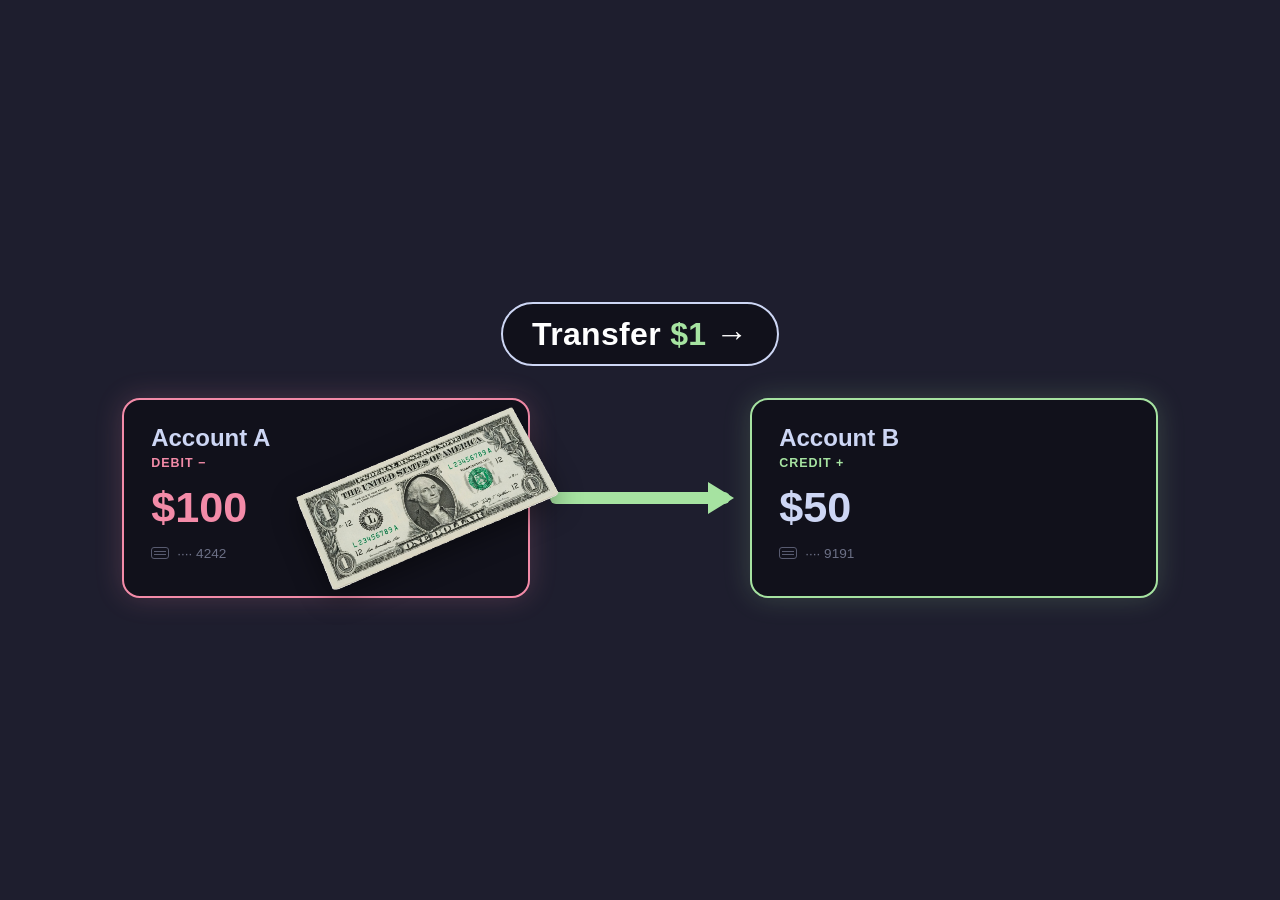
<file: 001/assets/debit-credit-diagram.html>
<!DOCTYPE html>
<html lang="en">
<head>
  <meta charset="UTF-8" />
  <meta name="viewport" content="width=device-width, initial-scale=1" />
  <title>Debit / Credit Transfer</title>
  <style>
    * { box-sizing: border-box; margin: 0; padding: 0; }
    html, body {
      width: 100%;
      height: 100%;
      background: #1e1e2e;
      font-family: "Helvetica Neue", Arial, sans-serif;
      color: #cdd6f4;
      overflow: hidden;
    }
    body {
      display: flex;
      align-items: center;
      justify-content: center;
    }
    .scene {
      width: min(1100px, 96vw);
      padding: 1.5rem 2rem;
    }
    .label-top {
      display: flex;
      justify-content: center;
      margin-bottom: 2rem;
    }
    .pill {
      border: 2px solid #cdd6f4;
      border-radius: 999px;
      padding: 0.7rem 1.8rem;
      font-size: 2rem;
      color: #ffffff;
      background: #11111b;
      letter-spacing: 0.01em;
      font-weight: 700;
    }
    .pill span { color: #a6e3a1; }
    .row {
      position: relative;
      display: grid;
      grid-template-columns: 1fr minmax(120px, 180px) 1fr;
      gap: 1.25rem;
      align-items: center;
      overflow: visible;
    }
    .card {
      position: relative;
      z-index: 1;
      border-radius: 18px;
      padding: 1.5rem 1.7rem 1.3rem;
      background: #11111b;
      min-height: 200px;
      overflow: visible;
    }
    .card.debit {
      border: 2px solid #f38ba8;
      box-shadow: 0 0 28px rgba(243, 139, 168, 0.2);
    }
    .card.credit {
      border: 2px solid #a6e3a1;
      box-shadow: 0 0 28px rgba(166, 227, 161, 0.2);
    }
    .card h2 {
      font-size: 1.5rem;
      font-weight: 700;
      color: #cdd6f4;
      margin-bottom: 0.3rem;
    }
    .tag {
      font-size: 0.78rem;
      font-weight: 700;
      letter-spacing: 0.08em;
      text-transform: uppercase;
      margin-bottom: 1rem;
    }
    .debit .tag { color: #f38ba8; }
    .credit .tag { color: #a6e3a1; }
    .balance {
      font-size: 2.7rem;
      font-weight: 700;
      font-variant-numeric: tabular-nums;
      line-height: 1;
      margin-bottom: 1rem;
      transition: transform 0.25s ease, color 0.25s ease;
    }
    .debit .balance { color: #f38ba8; }
    .credit .balance { color: #cdd6f4; }
    .balance.flash-debit {
      transform: scale(1.08);
      color: #f5c2e7;
    }
    .balance.flash-credit {
      transform: scale(1.08);
      color: #a6e3a1;
    }
    .meta {
      display: flex;
      align-items: center;
      gap: 0.5rem;
      color: #6c7086;
      font-size: 0.85rem;
    }
    .meta .chip {
      width: 18px;
      height: 12px;
      border-radius: 3px;
      border: 1px solid #585b70;
      position: relative;
    }
    .meta .chip::after {
      content: "";
      position: absolute;
      inset: 3px 2px;
      border-top: 1px solid #585b70;
      border-bottom: 1px solid #585b70;
    }
    .lane {
      position: relative;
      height: 170px;
      z-index: 0;
    }
    .path {
      position: absolute;
      left: 0;
      right: 0;
      top: 50%;
      height: 12px;
      margin-top: -6px;
      background: #a6e3a1;
      border-radius: 999px;
    }
    .path::after {
      content: "";
      position: absolute;
      right: -4px;
      top: 50%;
      transform: translateY(-50%);
      border: 16px solid transparent;
      border-left: 26px solid #a6e3a1;
      border-right: 0;
    }
    /* Larger bill; positioned in JS relative to .row */
    .bill {
      position: absolute;
      width: 260px;
      top: 0;
      left: 0;
      /* Soft shadow on the bill shape only (transparent PNG) */
      filter: drop-shadow(0 8px 14px rgba(0, 0, 0, 0.4));
      z-index: 5;
      opacity: 0;
      pointer-events: none;
      will-change: transform, opacity;
    }
    .bill img {
      width: 100%;
      height: auto;
      display: block;
      background: transparent;
      transform: rotate(-8deg);
    }
  </style>
</head>
<body>
  <div class="scene">
    <div class="label-top">
      <div class="pill">Transfer <span>$1</span> →</div>
    </div>
    <div class="row" id="row">
      <div class="card debit" id="card-a">
        <h2>Account A</h2>
        <div class="tag">Debit −</div>
        <div class="balance" id="balance-a">$100</div>
        <div class="meta"><span class="chip"></span> ···· 4242</div>
      </div>
      <div class="lane" aria-hidden="true">
        <div class="path"></div>
      </div>
      <div class="card credit" id="card-b">
        <h2>Account B</h2>
        <div class="tag">Credit +</div>
        <div class="balance" id="balance-b">$50</div>
        <div class="meta"><span class="chip"></span> ···· 9191</div>
      </div>
      <div class="bill" id="bill">
        <img src="dollar-bill.png" alt="One dollar bill" />
      </div>
    </div>
  </div>
  <script>
    (function () {
      // Absolute timeline (ms) for clearer pacing
      const FADE_IN     = 400;
      const HOLD_START  = 3400;  // stay in Account A ~3s so original balances are readable
      const MOVE_END    = 5700;  // arrives in Account B
      const HOLD_END    = 10700; // ~5s pause in Account B
      const FADE_OUT    = 11500;
      const DURATION    = 11900; // full loop

      const bill = document.getElementById("bill");
      const balA = document.getElementById("balance-a");
      const balB = document.getElementById("balance-b");
      const row = document.getElementById("row");
      const cardA = document.getElementById("card-a");
      const cardB = document.getElementById("card-b");

      let start = null;
      let debited = false;
      let credited = false;

      function easeInOut(t) {
        return t < 0.5 ? 2 * t * t : 1 - Math.pow(-2 * t + 2, 2) / 2;
      }

      function flash(el, cls) {
        el.classList.remove(cls);
        void el.offsetWidth;
        el.classList.add(cls);
        setTimeout(() => el.classList.remove(cls), 450);
      }

      function resetBalances() {
        balA.textContent = "$100";
        balB.textContent = "$50";
        debited = false;
        credited = false;
      }

      /** Start: 3/4 into Account A (right side, clear of labels). End: 3/4 into Account B. */
      function pathEnds() {
        const rowRect = row.getBoundingClientRect();
        const a = cardA.getBoundingClientRect();
        const b = cardB.getBoundingClientRect();
        const w = bill.offsetWidth || 240;
        const h = bill.offsetHeight || 120;

        // Three-quarters of the way into Account A — avoids covering title/balance text
        const startX = a.left - rowRect.left + a.width * 0.75 - w / 2;
        const startY = a.top - rowRect.top + a.height / 2 - h / 2;

        // Three-quarters of the way into Account B (from its left edge)
        const endX = b.left - rowRect.left + b.width * 0.75 - w / 2;
        const endY = b.top - rowRect.top + b.height / 2 - h / 2;

        return { startX, startY, endX, endY };
      }

      function frame(ts) {
        if (start == null) start = ts;
        const elapsed = (ts - start) % DURATION;

        if (elapsed < 50 && (debited || credited)) {
          resetBalances();
        }

        let progress = 0;
        let opacity = 0;

        if (elapsed < FADE_IN) {
          progress = 0;
          opacity = elapsed / FADE_IN;
        } else if (elapsed < HOLD_START) {
          progress = 0;
          opacity = 1;
        } else if (elapsed <= MOVE_END) {
          progress = easeInOut((elapsed - HOLD_START) / (MOVE_END - HOLD_START));
          opacity = 1;
        } else if (elapsed <= HOLD_END) {
          // 5 second pause fully visible in Account B
          progress = 1;
          opacity = 1;
        } else if (elapsed <= FADE_OUT) {
          progress = 1;
          opacity = 1 - (elapsed - HOLD_END) / (FADE_OUT - HOLD_END);
        } else {
          progress = 1;
          opacity = 0;
        }

        const { startX, startY, endX, endY } = pathEnds();
        const x = startX + (endX - startX) * progress;
        const y = startY + (endY - startY) * progress;
        const lift = -10 * Math.sin(progress * Math.PI);

        bill.style.opacity = String(opacity);
        bill.style.transform =
          "translate(" + x + "px, " + (y + lift) + "px) scale(" +
          (1 + 0.03 * Math.sin(progress * Math.PI)) + ")";

        // Debit shortly after bill starts leaving Account A
        if (!debited && elapsed >= HOLD_START + 80) {
          balA.textContent = "$99";
          flash(balA, "flash-debit");
          debited = true;
        }

        // Credit as bill settles inside Account B
        if (!credited && elapsed >= MOVE_END - 40) {
          balB.textContent = "$51";
          flash(balB, "flash-credit");
          credited = true;
        }

        requestAnimationFrame(frame);
      }

      // Ensure image size is known before first position calc
      const img = bill.querySelector("img");
      function begin() {
        resetBalances();
        requestAnimationFrame(frame);
      }
      if (img.complete) begin();
      else img.addEventListener("load", begin);
    })();
  </script>
</body>
</html>
</file>
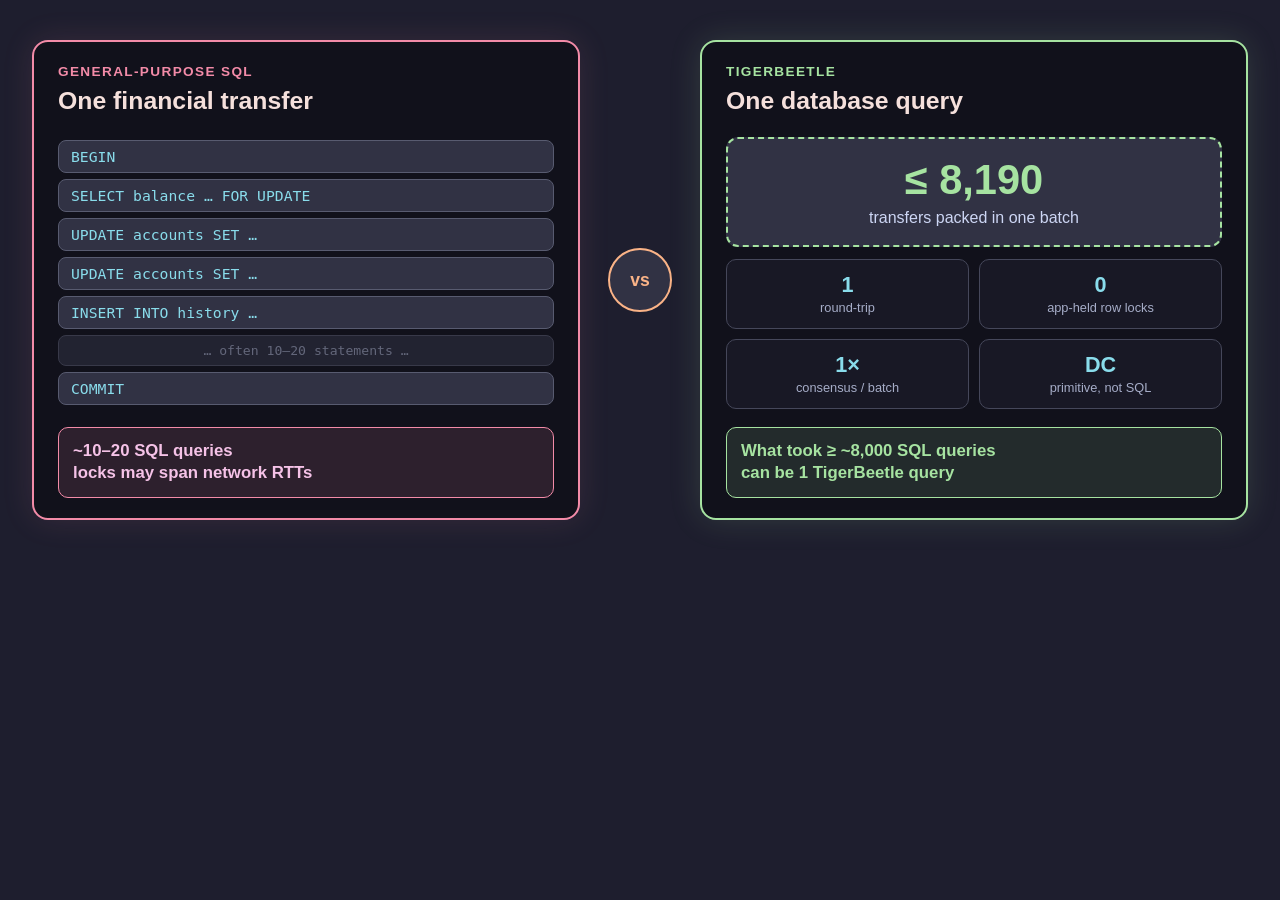
<file: 001/assets/perf-1000x-interface.html>
<!DOCTYPE html>
<html lang="en">
<head>
  <meta charset="UTF-8" />
  <meta name="viewport" content="width=device-width, initial-scale=1" />
  <title>1000x Interface Idea</title>
  <style>
    * { box-sizing: border-box; margin: 0; padding: 0; }
    html, body {
      width: 1280px;
      height: 560px;
      background: #1e1e2e;
      font-family: "Helvetica Neue", Arial, sans-serif;
      color: #cdd6f4;
      overflow: hidden;
    }
    body {
      display: flex;
      align-items: center;
      justify-content: center;
      padding: 24px 32px;
    }
    .wrap {
      width: 100%;
      display: grid;
      grid-template-columns: 1fr auto 1fr;
      gap: 28px;
      align-items: stretch;
    }
    .panel {
      background: #11111b;
      border: 2px solid #45475a;
      border-radius: 16px;
      padding: 22px 24px 20px;
      display: flex;
      flex-direction: column;
      min-height: 480px;
    }
    .panel.tb {
      border-color: #a6e3a1;
      box-shadow: 0 0 32px rgba(166, 227, 161, 0.15);
    }
    .panel.pg {
      border-color: #f38ba8;
      box-shadow: 0 0 32px rgba(243, 139, 168, 0.12);
    }
    .eyebrow {
      font-size: 0.85rem;
      font-weight: 700;
      letter-spacing: 0.1em;
      text-transform: uppercase;
      margin-bottom: 0.45rem;
    }
    .pg .eyebrow { color: #f38ba8; }
    .tb .eyebrow { color: #a6e3a1; }
    h2 {
      font-size: 1.55rem;
      font-weight: 700;
      color: #f5e0dc;
      margin-bottom: 1rem;
      line-height: 1.25;
    }
    .stack {
      display: flex;
      flex-direction: column;
      gap: 6px;
      flex: 1;
      justify-content: center;
    }
    .q {
      background: #313244;
      border: 1px solid #585b70;
      border-radius: 8px;
      padding: 7px 12px;
      font-size: 0.92rem;
      font-family: ui-monospace, SFMono-Regular, Menlo, monospace;
      color: #89dceb;
    }
    .q.muted { opacity: 0.55; font-size: 0.82rem; text-align: center; color: #a6adc8; }
    .result {
      margin-top: 14px;
      padding: 12px 14px;
      border-radius: 10px;
      font-size: 1.05rem;
      font-weight: 600;
      line-height: 1.35;
    }
    .pg .result {
      background: rgba(243, 139, 168, 0.12);
      border: 1px solid #f38ba8;
      color: #f5c2e7;
    }
    .tb .result {
      background: rgba(166, 227, 161, 0.12);
      border: 1px solid #a6e3a1;
      color: #a6e3a1;
    }
    .batch {
      flex: 1;
      display: flex;
      flex-direction: column;
      justify-content: center;
      gap: 12px;
    }
    .batch-box {
      background: #313244;
      border: 2px dashed #a6e3a1;
      border-radius: 12px;
      padding: 18px 16px;
      text-align: center;
    }
    .batch-box .big {
      font-size: 2.6rem;
      font-weight: 800;
      color: #a6e3a1;
      line-height: 1.1;
    }
    .batch-box .sub {
      margin-top: 6px;
      font-size: 1rem;
      color: #cdd6f4;
    }
    .batch-meta {
      display: grid;
      grid-template-columns: 1fr 1fr;
      gap: 10px;
    }
    .chip {
      background: #181825;
      border: 1px solid #45475a;
      border-radius: 10px;
      padding: 12px 10px;
      text-align: center;
    }
    .chip .n {
      display: block;
      font-size: 1.35rem;
      font-weight: 800;
      color: #89dceb;
    }
    .chip .l {
      font-size: 0.8rem;
      color: #a6adc8;
      margin-top: 2px;
    }
    .vs {
      align-self: center;
      width: 64px;
      height: 64px;
      border-radius: 50%;
      background: #313244;
      border: 2px solid #fab387;
      display: flex;
      align-items: center;
      justify-content: center;
      font-weight: 800;
      font-size: 1.1rem;
      color: #fab387;
    }
  </style>
</head>
<body>
  <div class="wrap">
    <div class="panel pg">
      <div class="eyebrow">General-purpose SQL</div>
      <h2>One financial transfer</h2>
      <div class="stack">
        <div class="q">BEGIN</div>
        <div class="q">SELECT balance … FOR UPDATE</div>
        <div class="q">UPDATE accounts SET …</div>
        <div class="q">UPDATE accounts SET …</div>
        <div class="q">INSERT INTO history …</div>
        <div class="q muted">… often 10–20 statements …</div>
        <div class="q">COMMIT</div>
      </div>
      <div class="result">~10–20 SQL queries<br/>locks may span network RTTs</div>
    </div>

    <div class="vs">vs</div>

    <div class="panel tb">
      <div class="eyebrow">TigerBeetle</div>
      <h2>One database query</h2>
      <div class="batch">
        <div class="batch-box">
          <div class="big">≤ 8,190</div>
          <div class="sub">transfers packed in one batch</div>
        </div>
        <div class="batch-meta">
          <div class="chip"><span class="n">1</span><span class="l">round-trip</span></div>
          <div class="chip"><span class="n">0</span><span class="l">app-held row locks</span></div>
          <div class="chip"><span class="n">1×</span><span class="l">consensus / batch</span></div>
          <div class="chip"><span class="n">DC</span><span class="l">primitive, not SQL</span></div>
        </div>
      </div>
      <div class="result">What took ≥ ~8,000 SQL queries<br/>can be 1 TigerBeetle query</div>
    </div>
  </div>
</body>
</html>
</file>
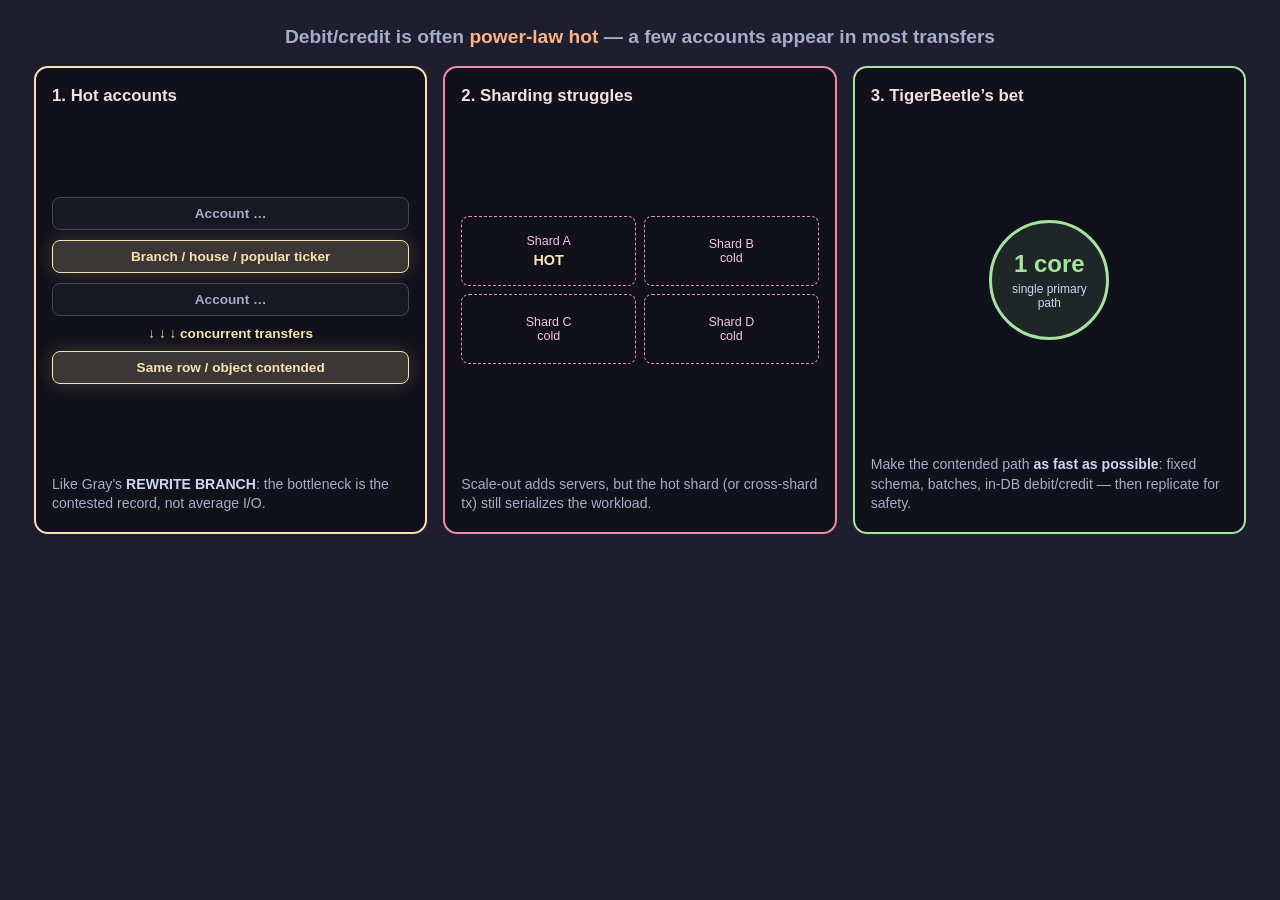
<file: 001/assets/perf-contention.html>
<!DOCTYPE html>
<html lang="en">
<head>
  <meta charset="UTF-8" />
  <meta name="viewport" content="width=device-width, initial-scale=1" />
  <title>Contention and Scale</title>
  <style>
    * { box-sizing: border-box; margin: 0; padding: 0; }
    html, body {
      width: 1280px;
      height: 560px;
      background: #1e1e2e;
      font-family: "Helvetica Neue", Arial, sans-serif;
      color: #cdd6f4;
      overflow: hidden;
    }
    body { padding: 26px 34px; }
    .wrap {
      height: 100%;
      display: grid;
      grid-template-rows: auto 1fr;
      gap: 18px;
    }
    .headline {
      text-align: center;
      font-size: 1.2rem;
      color: #a6adc8;
      font-weight: 600;
    }
    .headline strong { color: #fab387; }
    .cols {
      display: grid;
      grid-template-columns: 1fr 1fr 1fr;
      gap: 16px;
    }
    .card {
      background: #11111b;
      border: 2px solid #45475a;
      border-radius: 14px;
      padding: 18px 16px;
      display: flex;
      flex-direction: column;
    }
    .card h3 {
      font-size: 1.05rem;
      margin-bottom: 12px;
      color: #f5e0dc;
    }
    .card.hot { border-color: #f9e2af; }
    .card.shard { border-color: #f38ba8; }
    .card.tb { border-color: #a6e3a1; }
    .viz {
      flex: 1;
      display: flex;
      flex-direction: column;
      justify-content: center;
      gap: 10px;
    }
    .acct {
      border-radius: 8px;
      padding: 8px 10px;
      font-size: 0.85rem;
      font-weight: 600;
      text-align: center;
      border: 1px solid #45475a;
      background: #181825;
      color: #a6adc8;
    }
    .acct.hot {
      border-color: #f9e2af;
      background: rgba(249, 226, 175, 0.18);
      color: #f9e2af;
      box-shadow: 0 0 18px rgba(249, 226, 175, 0.2);
    }
    .arrows {
      text-align: center;
      color: #f9e2af;
      font-size: 0.85rem;
      font-weight: 700;
    }
    .footer {
      margin-top: 12px;
      font-size: 0.88rem;
      line-height: 1.4;
      color: #a6adc8;
    }
    .footer em { color: #cdd6f4; font-style: normal; font-weight: 600; }
    .shards {
      display: grid;
      grid-template-columns: 1fr 1fr;
      gap: 8px;
    }
    .shard-box {
      border: 1px dashed #f38ba8;
      border-radius: 8px;
      padding: 10px 6px;
      text-align: center;
      font-size: 0.78rem;
      color: #f5c2e7;
      min-height: 70px;
      display: flex;
      flex-direction: column;
      justify-content: center;
      gap: 4px;
    }
    .shard-box .bad {
      color: #f9e2af;
      font-weight: 800;
      font-size: 0.9rem;
    }
    .core {
      margin: 8px auto;
      width: 120px;
      height: 120px;
      border-radius: 50%;
      border: 3px solid #a6e3a1;
      background: rgba(166, 227, 161, 0.1);
      display: flex;
      flex-direction: column;
      align-items: center;
      justify-content: center;
      text-align: center;
      gap: 4px;
    }
    .core .big {
      font-size: 1.5rem;
      font-weight: 800;
      color: #a6e3a1;
    }
    .core .sm {
      font-size: 0.75rem;
      color: #cdd6f4;
      padding: 0 8px;
    }
  </style>
</head>
<body>
  <div class="wrap">
    <div class="headline">Debit/credit is often <strong>power-law hot</strong> — a few accounts appear in most transfers</div>
    <div class="cols">
      <div class="card hot">
        <h3>1. Hot accounts</h3>
        <div class="viz">
          <div class="acct">Account …</div>
          <div class="acct hot">Branch / house / popular ticker</div>
          <div class="acct">Account …</div>
          <div class="arrows">↓ ↓ ↓ concurrent transfers</div>
          <div class="acct hot">Same row / object contended</div>
        </div>
        <div class="footer">Like Gray’s <em>REWRITE BRANCH</em>: the bottleneck is the contested record, not average I/O.</div>
      </div>
      <div class="card shard">
        <h3>2. Sharding struggles</h3>
        <div class="viz">
          <div class="shards">
            <div class="shard-box">Shard A<div class="bad">HOT</div></div>
            <div class="shard-box">Shard B<br/>cold</div>
            <div class="shard-box">Shard C<br/>cold</div>
            <div class="shard-box">Shard D<br/>cold</div>
          </div>
        </div>
        <div class="footer">Scale-out adds servers, but the hot shard (or cross-shard tx) still serializes the workload.</div>
      </div>
      <div class="card tb">
        <h3>3. TigerBeetle’s bet</h3>
        <div class="viz">
          <div class="core">
            <div class="big">1 core</div>
            <div class="sm">single primary path</div>
          </div>
        </div>
        <div class="footer">Make the contended path <em>as fast as possible</em>: fixed schema, batches, in-DB debit/credit — then replicate for safety.</div>
      </div>
    </div>
  </div>
</body>
</html>
</file>
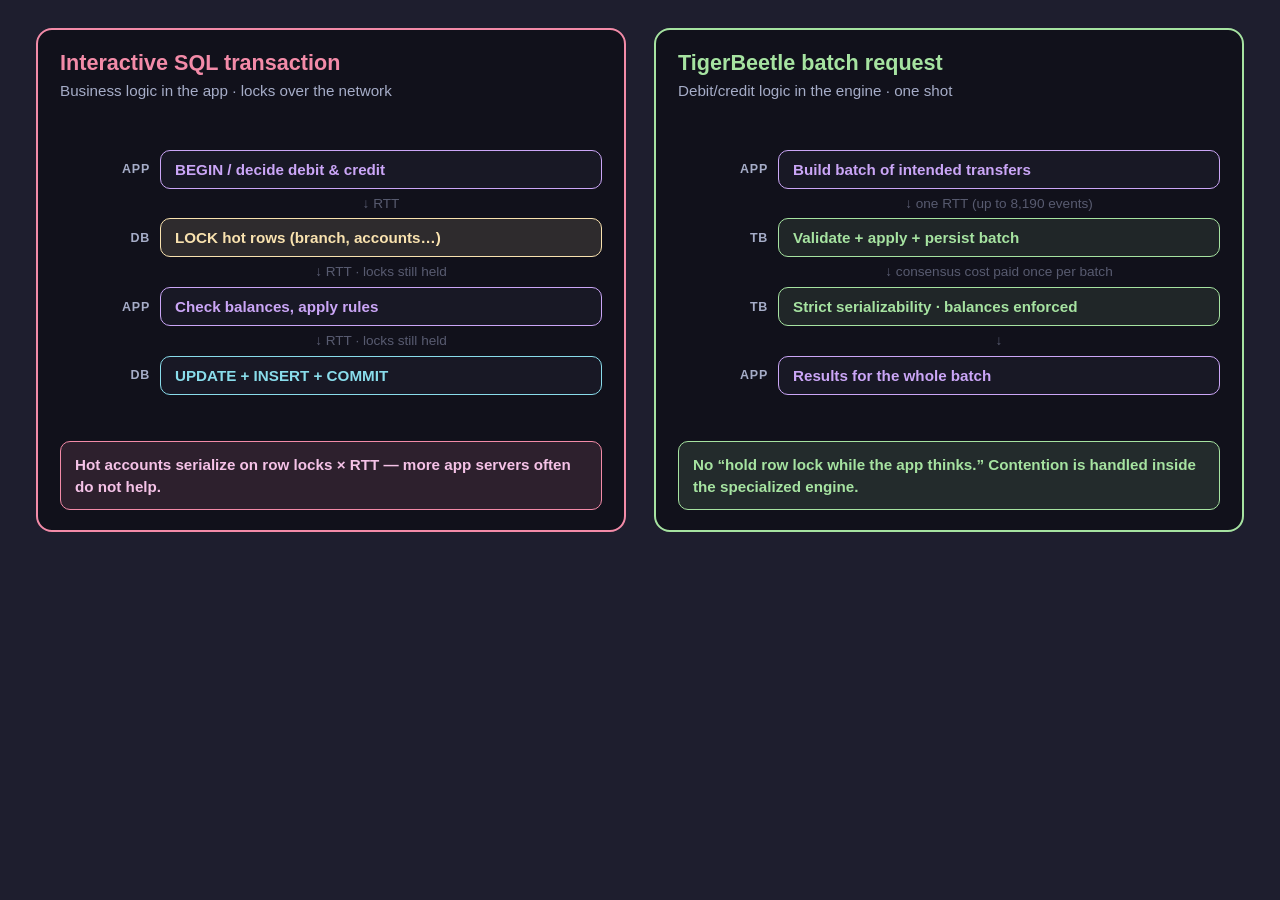
<file: 001/assets/perf-execution-model.html>
<!DOCTYPE html>
<html lang="en">
<head>
  <meta charset="UTF-8" />
  <meta name="viewport" content="width=device-width, initial-scale=1" />
  <title>Execution Model Comparison</title>
  <style>
    * { box-sizing: border-box; margin: 0; padding: 0; }
    html, body {
      width: 1280px;
      height: 560px;
      background: #1e1e2e;
      font-family: "Helvetica Neue", Arial, sans-serif;
      color: #cdd6f4;
      overflow: hidden;
    }
    body { padding: 28px 36px; }
    .cols {
      display: grid;
      grid-template-columns: 1fr 1fr;
      gap: 28px;
      height: 100%;
    }
    .col {
      background: #11111b;
      border-radius: 16px;
      border: 2px solid #45475a;
      padding: 20px 22px;
      display: flex;
      flex-direction: column;
    }
    .col.pg { border-color: #f38ba8; }
    .col.tb { border-color: #a6e3a1; }
    .title {
      font-size: 1.35rem;
      font-weight: 800;
      margin-bottom: 6px;
    }
    .col.pg .title { color: #f38ba8; }
    .col.tb .title { color: #a6e3a1; }
    .sub {
      color: #a6adc8;
      font-size: 0.95rem;
      margin-bottom: 18px;
    }
    .flow {
      flex: 1;
      display: flex;
      flex-direction: column;
      justify-content: center;
      gap: 8px;
    }
    .lane {
      display: grid;
      grid-template-columns: 90px 1fr;
      gap: 10px;
      align-items: center;
    }
    .who {
      font-size: 0.78rem;
      font-weight: 700;
      letter-spacing: 0.06em;
      text-transform: uppercase;
      color: #a6adc8;
      text-align: right;
    }
    .step {
      border-radius: 10px;
      padding: 10px 14px;
      font-size: 0.95rem;
      font-weight: 600;
      border: 1px solid #45475a;
      background: #181825;
    }
    .step.app { border-color: #cba6f7; color: #cba6f7; }
    .step.db { border-color: #89dceb; color: #89dceb; }
    .step.lock {
      border-color: #f9e2af;
      background: rgba(249, 226, 175, 0.12);
      color: #f9e2af;
    }
    .step.engine {
      border-color: #a6e3a1;
      background: rgba(166, 227, 161, 0.1);
      color: #a6e3a1;
    }
    .arrow {
      text-align: center;
      color: #585b70;
      font-size: 0.85rem;
      padding-left: 100px;
      line-height: 1;
    }
    .callout {
      margin-top: 14px;
      padding: 12px 14px;
      border-radius: 10px;
      font-size: 0.95rem;
      line-height: 1.4;
      font-weight: 600;
    }
    .col.pg .callout {
      background: rgba(243, 139, 168, 0.12);
      border: 1px solid #f38ba8;
      color: #f5c2e7;
    }
    .col.tb .callout {
      background: rgba(166, 227, 161, 0.12);
      border: 1px solid #a6e3a1;
      color: #a6e3a1;
    }
  </style>
</head>
<body>
  <div class="cols">
    <div class="col pg">
      <div class="title">Interactive SQL transaction</div>
      <div class="sub">Business logic in the app · locks over the network</div>
      <div class="flow">
        <div class="lane"><div class="who">App</div><div class="step app">BEGIN / decide debit &amp; credit</div></div>
        <div class="arrow">↓ RTT</div>
        <div class="lane"><div class="who">DB</div><div class="step lock">LOCK hot rows (branch, accounts…)</div></div>
        <div class="arrow">↓ RTT · locks still held</div>
        <div class="lane"><div class="who">App</div><div class="step app">Check balances, apply rules</div></div>
        <div class="arrow">↓ RTT · locks still held</div>
        <div class="lane"><div class="who">DB</div><div class="step db">UPDATE + INSERT + COMMIT</div></div>
      </div>
      <div class="callout">Hot accounts serialize on row locks × RTT — more app servers often do not help.</div>
    </div>

    <div class="col tb">
      <div class="title">TigerBeetle batch request</div>
      <div class="sub">Debit/credit logic in the engine · one shot</div>
      <div class="flow">
        <div class="lane"><div class="who">App</div><div class="step app">Build batch of intended transfers</div></div>
        <div class="arrow">↓ one RTT (up to 8,190 events)</div>
        <div class="lane"><div class="who">TB</div><div class="step engine">Validate + apply + persist batch</div></div>
        <div class="arrow">↓ consensus cost paid once per batch</div>
        <div class="lane"><div class="who">TB</div><div class="step engine">Strict serializability · balances enforced</div></div>
        <div class="arrow">↓</div>
        <div class="lane"><div class="who">App</div><div class="step app">Results for the whole batch</div></div>
      </div>
      <div class="callout">No “hold row lock while the app thinks.” Contention is handled inside the specialized engine.</div>
    </div>
  </div>
</body>
</html>
</file>
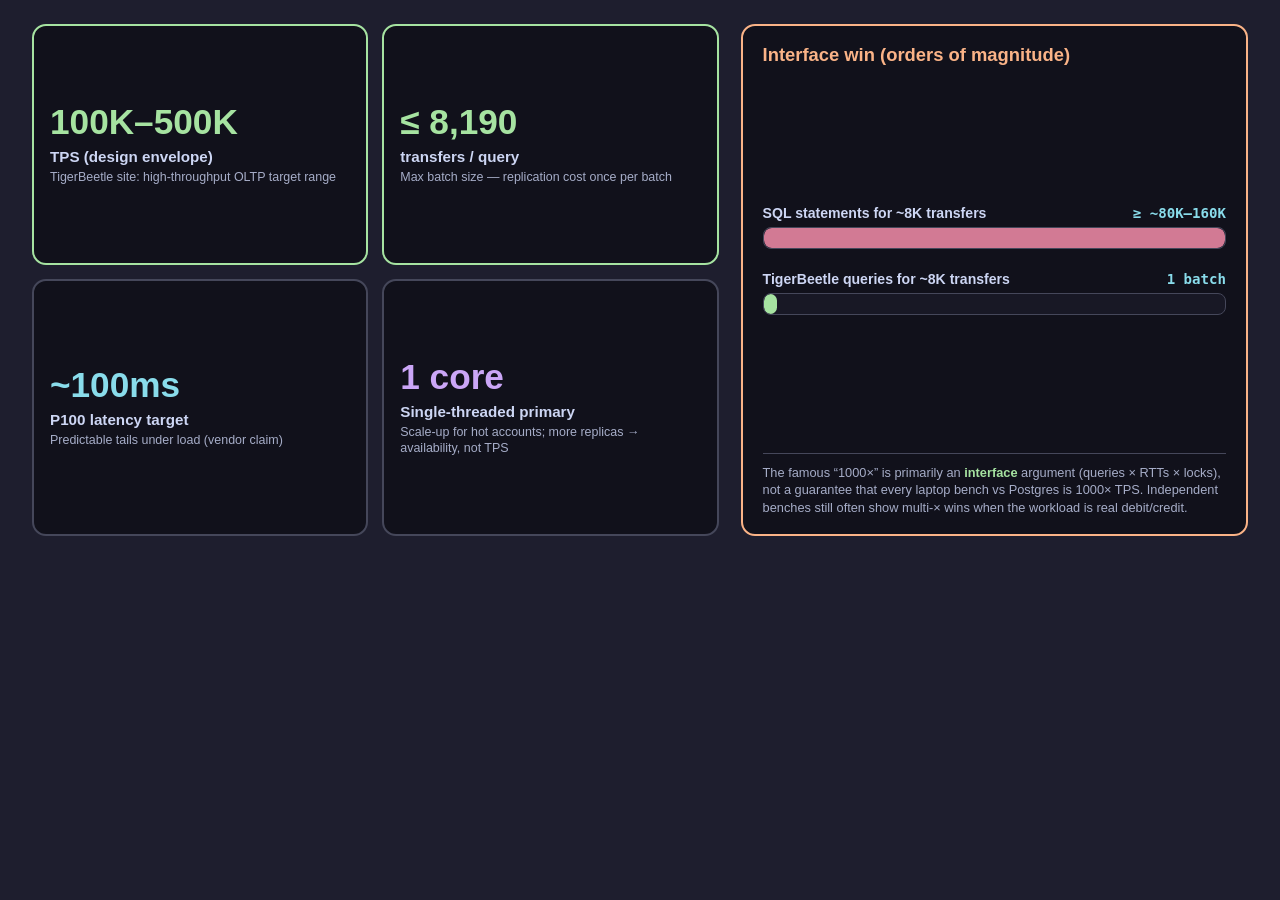
<file: 001/assets/perf-numbers.html>
<!DOCTYPE html>
<html lang="en">
<head>
  <meta charset="UTF-8" />
  <meta name="viewport" content="width=device-width, initial-scale=1" />
  <title>Performance Numbers</title>
  <style>
    * { box-sizing: border-box; margin: 0; padding: 0; }
    html, body {
      width: 1280px;
      height: 560px;
      background: #1e1e2e;
      font-family: "Helvetica Neue", Arial, sans-serif;
      color: #cdd6f4;
      overflow: hidden;
    }
    body { padding: 24px 32px; }
    .grid {
      display: grid;
      grid-template-columns: 1.15fr 0.85fr;
      gap: 22px;
      height: 100%;
    }
    .cards {
      display: grid;
      grid-template-columns: 1fr 1fr;
      gap: 14px;
    }
    .card {
      background: #11111b;
      border: 2px solid #45475a;
      border-radius: 14px;
      padding: 18px 16px;
      display: flex;
      flex-direction: column;
      justify-content: center;
    }
    .card.accent { border-color: #a6e3a1; }
    .card .n {
      font-size: 2.2rem;
      font-weight: 800;
      color: #a6e3a1;
      line-height: 1.1;
    }
    .card .l {
      margin-top: 6px;
      font-size: 0.95rem;
      color: #cdd6f4;
      font-weight: 600;
    }
    .card .s {
      margin-top: 4px;
      font-size: 0.78rem;
      color: #a6adc8;
      line-height: 1.3;
    }
    .side {
      background: #11111b;
      border: 2px solid #fab387;
      border-radius: 14px;
      padding: 18px 20px;
      display: flex;
      flex-direction: column;
    }
    .side h3 {
      color: #fab387;
      font-size: 1.15rem;
      margin-bottom: 12px;
    }
    .bars { display: flex; flex-direction: column; gap: 22px; flex: 1; justify-content: center; }
    .bar-row { }
    .bar-label {
      display: flex;
      justify-content: space-between;
      font-size: 0.88rem;
      margin-bottom: 6px;
      font-weight: 600;
      gap: 8px;
    }
    .bar-label span:last-child { color: #89dceb; font-family: ui-monospace, Menlo, monospace; white-space: nowrap; }
    .track {
      height: 22px;
      background: #181825;
      border-radius: 8px;
      overflow: hidden;
      border: 1px solid #45475a;
      position: relative;
    }
    .fill {
      height: 100%;
      border-radius: 8px;
    }
    /* Visual only: SQL bar is “huge load”, TB is a single thin query — not linear TPS */
    .fill.pg { background: #f38ba8; width: 100%; opacity: 0.85; }
    .fill.tb { background: #a6e3a1; width: 3%; }
    .note {
      margin-top: 12px;
      font-size: 0.8rem;
      color: #a6adc8;
      line-height: 1.35;
      border-top: 1px solid #45475a;
      padding-top: 10px;
    }
  </style>
</head>
<body>
  <div class="grid">
    <div class="cards">
      <div class="card accent">
        <div class="n">100K–500K</div>
        <div class="l">TPS (design envelope)</div>
        <div class="s">TigerBeetle site: high-throughput OLTP target range</div>
      </div>
      <div class="card accent">
        <div class="n">≤ 8,190</div>
        <div class="l">transfers / query</div>
        <div class="s">Max batch size — replication cost once per batch</div>
      </div>
      <div class="card">
        <div class="n" style="color:#89dceb">~100ms</div>
        <div class="l">P100 latency target</div>
        <div class="s">Predictable tails under load (vendor claim)</div>
      </div>
      <div class="card">
        <div class="n" style="color:#cba6f7">1 core</div>
        <div class="l">Single-threaded primary</div>
        <div class="s">Scale-up for hot accounts; more replicas → availability, not TPS</div>
      </div>
    </div>
    <div class="side">
      <h3>Interface win (orders of magnitude)</h3>
      <div class="bars">
        <div class="bar-row">
          <div class="bar-label">
            <span>SQL statements for ~8K transfers</span>
            <span>≥ ~80K–160K</span>
          </div>
          <div class="track"><div class="fill pg"></div></div>
        </div>
        <div class="bar-row">
          <div class="bar-label">
            <span>TigerBeetle queries for ~8K transfers</span>
            <span>1 batch</span>
          </div>
          <div class="track"><div class="fill tb"></div></div>
        </div>
      </div>
      <div class="note">
        The famous “1000×” is primarily an <strong style="color:#a6e3a1">interface</strong> argument
        (queries × RTTs × locks), not a guarantee that every laptop bench vs Postgres is 1000× TPS.
        Independent benches still often show multi-× wins when the workload is real debit/credit.
      </div>
    </div>
  </div>
</body>
</html>
</file>
